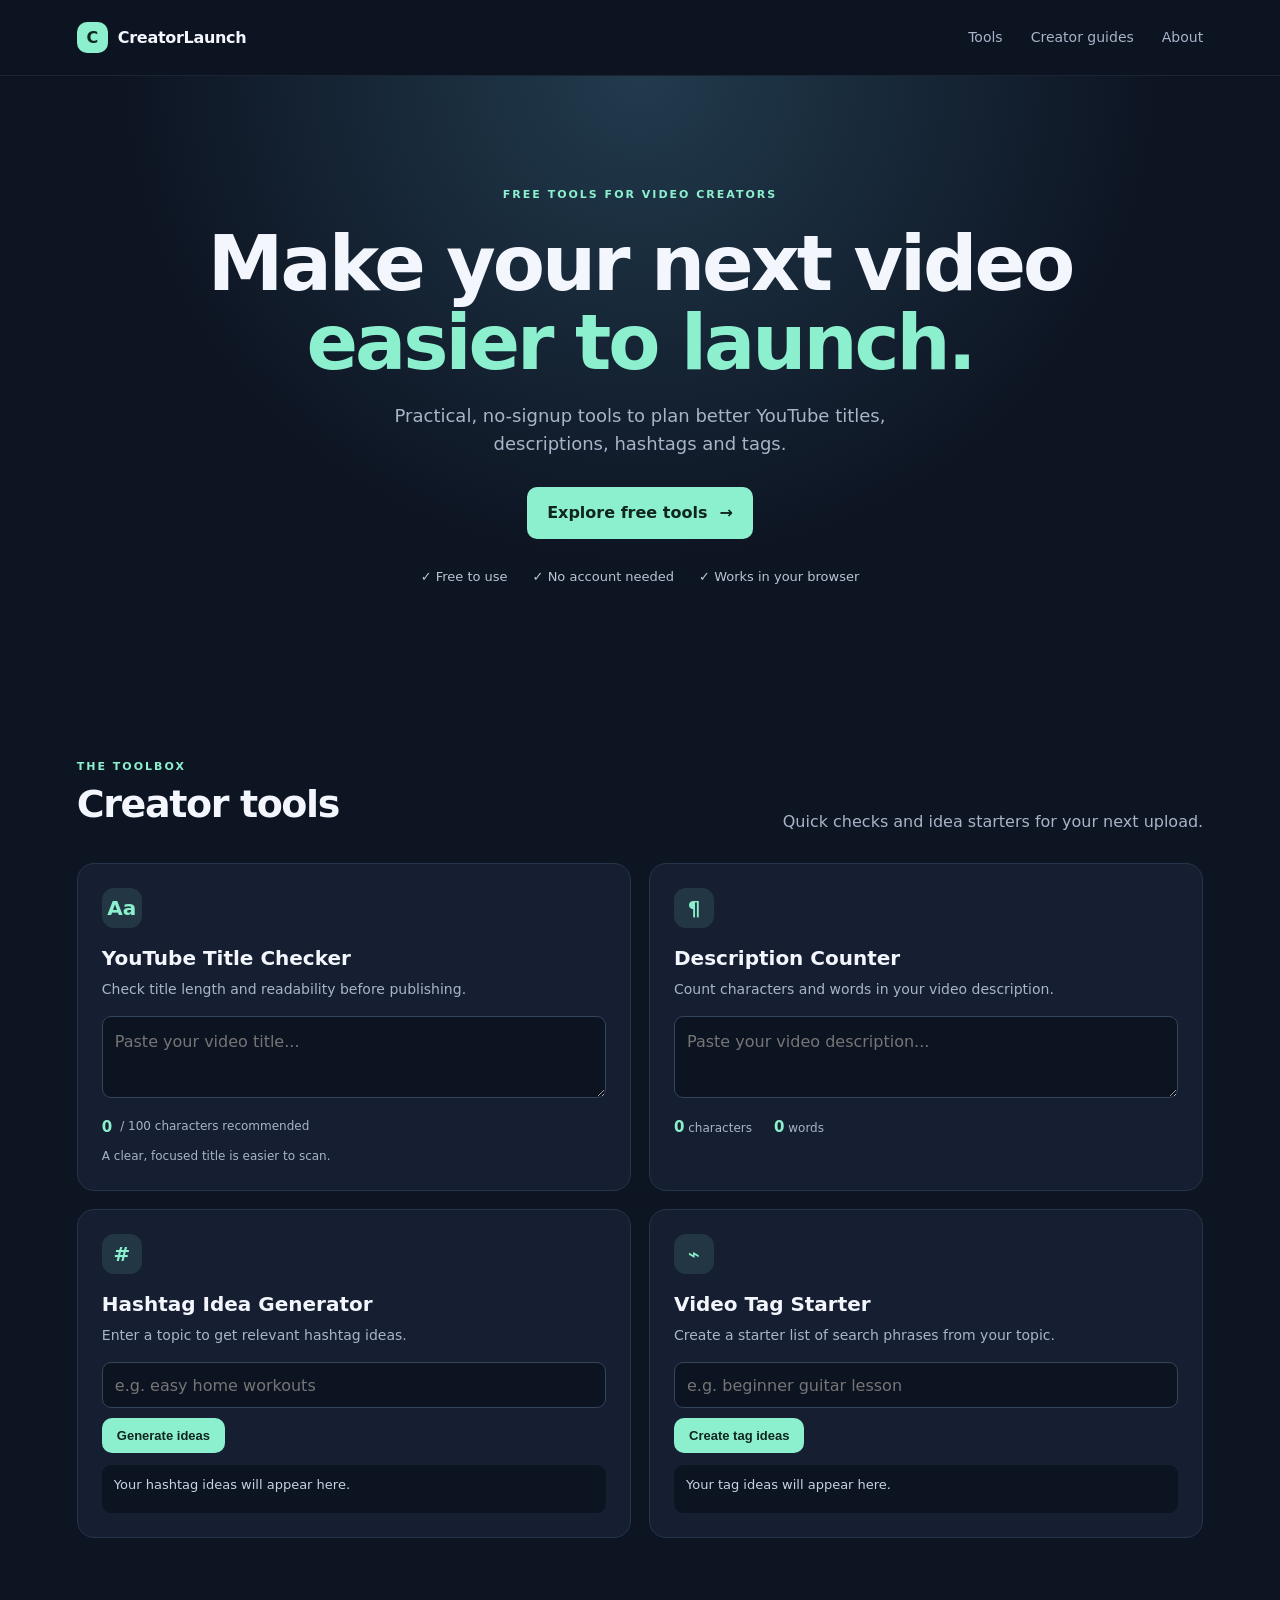
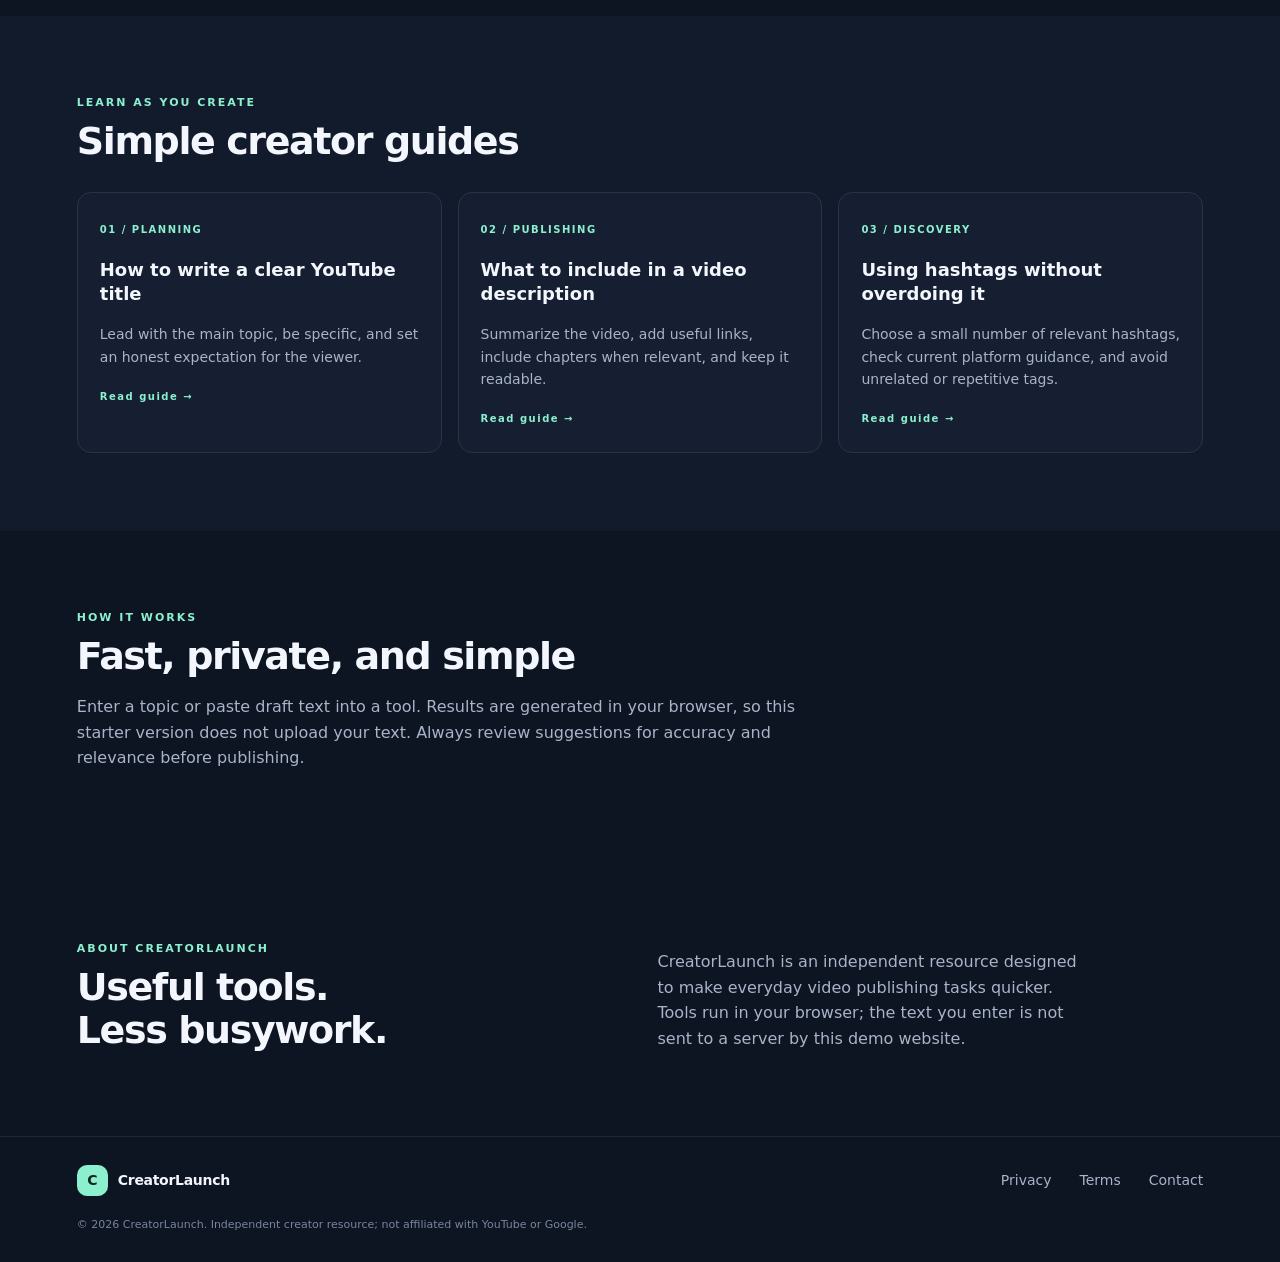
<file: index.html>
<!doctype html>
<html lang="en">
<head>
  <meta charset="utf-8"><meta name="viewport" content="width=device-width,initial-scale=1"><meta name="robots" content="index,follow">
  <title>CreatorLaunch — Free YouTube Creator Tools</title>
  <meta name="description" content="Free tools for YouTube creators: title checker, description counter, hashtag ideas and video tag generator. No signup required.">
  <meta name="keywords" content="YouTube title checker, YouTube description counter, hashtag generator, video tags generator, free creator tools">
  <meta property="og:type" content="website"><meta property="og:title" content="CreatorLaunch — Free YouTube Creator Tools"><meta property="og:description" content="Simple, free tools to help creators plan and optimize videos.">
  <meta name="theme-color" content="#101827"><link rel="stylesheet" href="styles.css">
  <style>
    .guide-card{display:block;color:inherit;text-decoration:none;padding:22px;border:1px solid var(--line);border-radius:14px;background:#151f31;transition:border-color .2s,transform .2s}
    .guide-card:hover,.guide-card:focus-visible{border-color:var(--mint);transform:translateY(-2px);outline:none}
    .guide-card h3{font-size:18px;line-height:1.3}
    .guide-card p{color:var(--muted);font-size:14px;margin-bottom:14px}
    .guide-read{display:inline-block;color:var(--mint);font-size:13px;font-weight:800;letter-spacing:0}
  </style>
</head>
<body>
<header class="top"><a class="brand" href="#home"><span class="logo">C</span> CreatorLaunch</a><nav><a href="#tools">Tools</a><a href="#guides">Creator guides</a><a href="#about">About</a></nav></header>
<main id="home">
<section class="hero"><div class="eyebrow">FREE TOOLS FOR VIDEO CREATORS</div><h1>Make your next video<br><span>easier to launch.</span></h1><p>Practical, no-signup tools to plan better YouTube titles, descriptions, hashtags and tags.</p><a class="primary" href="#tools">Explore free tools <span>→</span></a><div class="trust"><span>✓ Free to use</span><span>✓ No account needed</span><span>✓ Works in your browser</span></div></section>
<section id="tools" class="section"><div class="section-head"><div><div class="eyebrow">THE TOOLBOX</div><h2>Creator tools</h2></div><p>Quick checks and idea starters for your next upload.</p></div>
<div class="grid">
<article class="tool"><div class="tool-icon">Aa</div><h3>YouTube Title Checker</h3><p>Check title length and readability before publishing.</p><label class="sr-only" for="titleInput">Video title</label><textarea id="titleInput" maxlength="150" placeholder="Paste your video title..."></textarea><div class="meter"><strong id="titleCount">0</strong><span>/ 100 characters recommended</span></div><p id="titleFeedback" class="feedback">A clear, focused title is easier to scan.</p></article>
<article class="tool"><div class="tool-icon">¶</div><h3>Description Counter</h3><p>Count characters and words in your video description.</p><label class="sr-only" for="descInput">Video description</label><textarea id="descInput" placeholder="Paste your video description..."></textarea><div class="stats"><span><strong id="descChars">0</strong> characters</span><span><strong id="descWords">0</strong> words</span></div></article>
<article class="tool"><div class="tool-icon">#</div><h3>Hashtag Idea Generator</h3><p>Enter a topic to get relevant hashtag ideas.</p><label class="sr-only" for="topicInput">Video topic for hashtags</label><input id="topicInput" placeholder="e.g. easy home workouts"><button id="hashtagBtn" class="secondary">Generate ideas</button><div id="hashtagOutput" class="output" aria-live="polite">Your hashtag ideas will appear here.</div></article>
<article class="tool"><div class="tool-icon">⌁</div><h3>Video Tag Starter</h3><p>Create a starter list of search phrases from your topic.</p><label class="sr-only" for="tagTopic">Video topic for tags</label><input id="tagTopic" placeholder="e.g. beginner guitar lesson"><button id="tagBtn" class="secondary">Create tag ideas</button><div id="tagOutput" class="output" aria-live="polite">Your tag ideas will appear here.</div></article>
</div></section>
<section id="guides" class="section guides"><div class="eyebrow">LEARN AS YOU CREATE</div><h2>Simple creator guides</h2><div class="guide-grid">
<a class="guide-card" href="guides/youtube-title-writing.html"><span>01 / PLANNING</span><h3>How to write a clear YouTube title</h3><p>Lead with the main topic, be specific, and set an honest expectation for the viewer.</p><span class="guide-read">Read guide →</span></a>
<a class="guide-card" href="guides/youtube-description-guide.html"><span>02 / PUBLISHING</span><h3>What to include in a video description</h3><p>Summarize the video, add useful links, include chapters when relevant, and keep it readable.</p><span class="guide-read">Read guide →</span></a>
<a class="guide-card" href="guides/youtube-hashtag-guide.html"><span>03 / DISCOVERY</span><h3>Using hashtags without overdoing it</h3><p>Choose a small number of relevant hashtags, check current platform guidance, and avoid unrelated or repetitive tags.</p><span class="guide-read">Read guide →</span></a>
</div></section>
<section class="section" id="how-it-works"><div class="eyebrow">HOW IT WORKS</div><h2>Fast, private, and simple</h2><p class="about-copy">Enter a topic or paste draft text into a tool. Results are generated in your browser, so this starter version does not upload your text. Always review suggestions for accuracy and relevance before publishing.</p></section>
<section id="about" class="about"><div><div class="eyebrow">ABOUT CREATORLAUNCH</div><h2>Useful tools.<br>Less busywork.</h2></div><p>CreatorLaunch is an independent resource designed to make everyday video publishing tasks quicker. Tools run in your browser; the text you enter is not sent to a server by this demo website.</p></section>
</main>
<footer><a class="brand" href="#home"><span class="logo">C</span> CreatorLaunch</a><div><a href="privacy.html">Privacy</a><a href="terms.html">Terms</a><a href="contact.html">Contact</a></div><small>© 2026 CreatorLaunch. Independent creator resource; not affiliated with YouTube or Google.</small></footer>
<script src="script.js"></script>
</body></html>
</file>
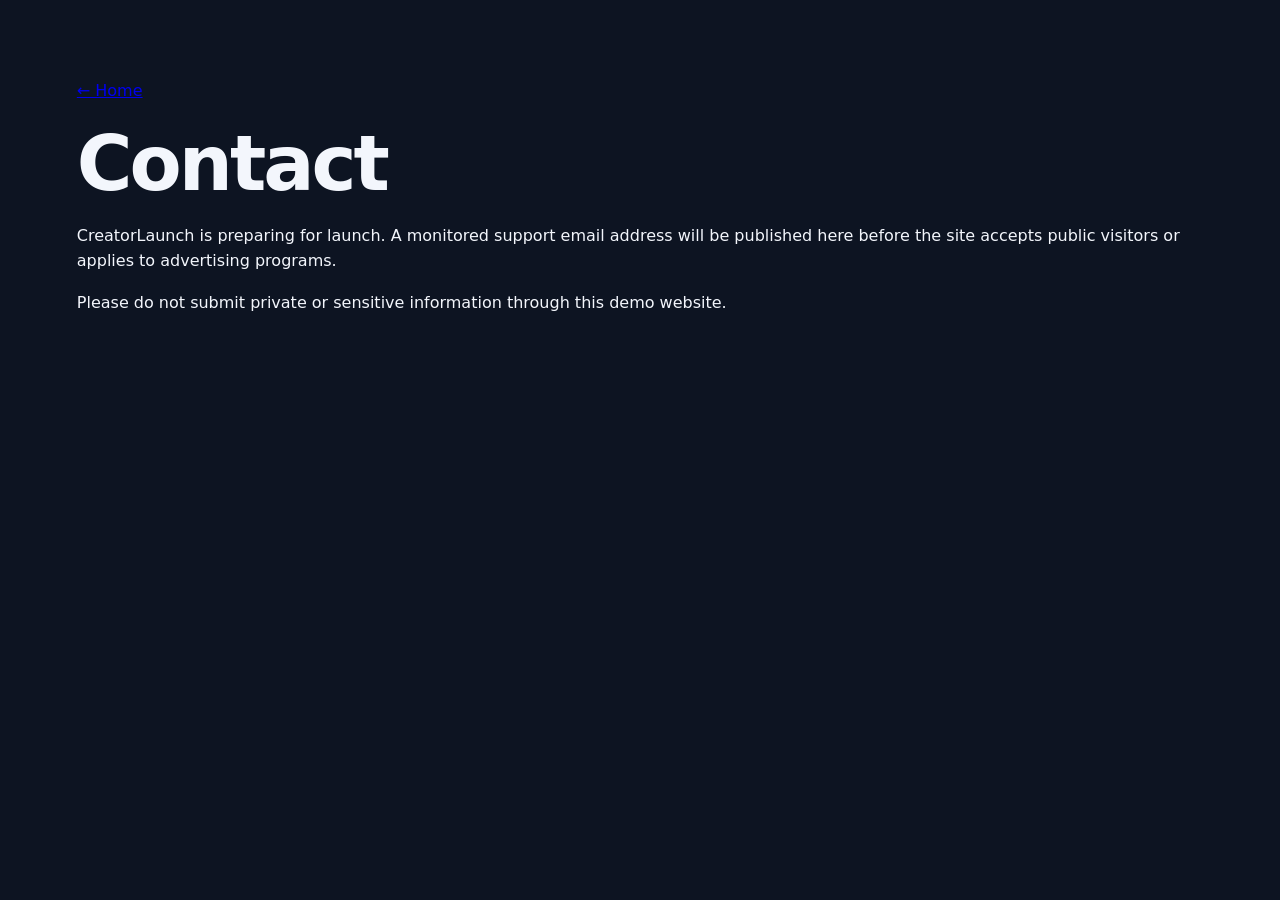
<file: contact.html>
<!doctype html><html lang="en"><head><meta charset="utf-8"><meta name="viewport" content="width=device-width,initial-scale=1"><title>Contact — CreatorLaunch</title><meta name="description" content="Contact information for CreatorLaunch."><link rel="stylesheet" href="styles.css"></head><body><main class="section"><a href="index.html">← Home</a><h1>Contact</h1><p>CreatorLaunch is preparing for launch. A monitored support email address will be published here before the site accepts public visitors or applies to advertising programs.</p><p>Please do not submit private or sensitive information through this demo website.</p></main></body></html>
</file>
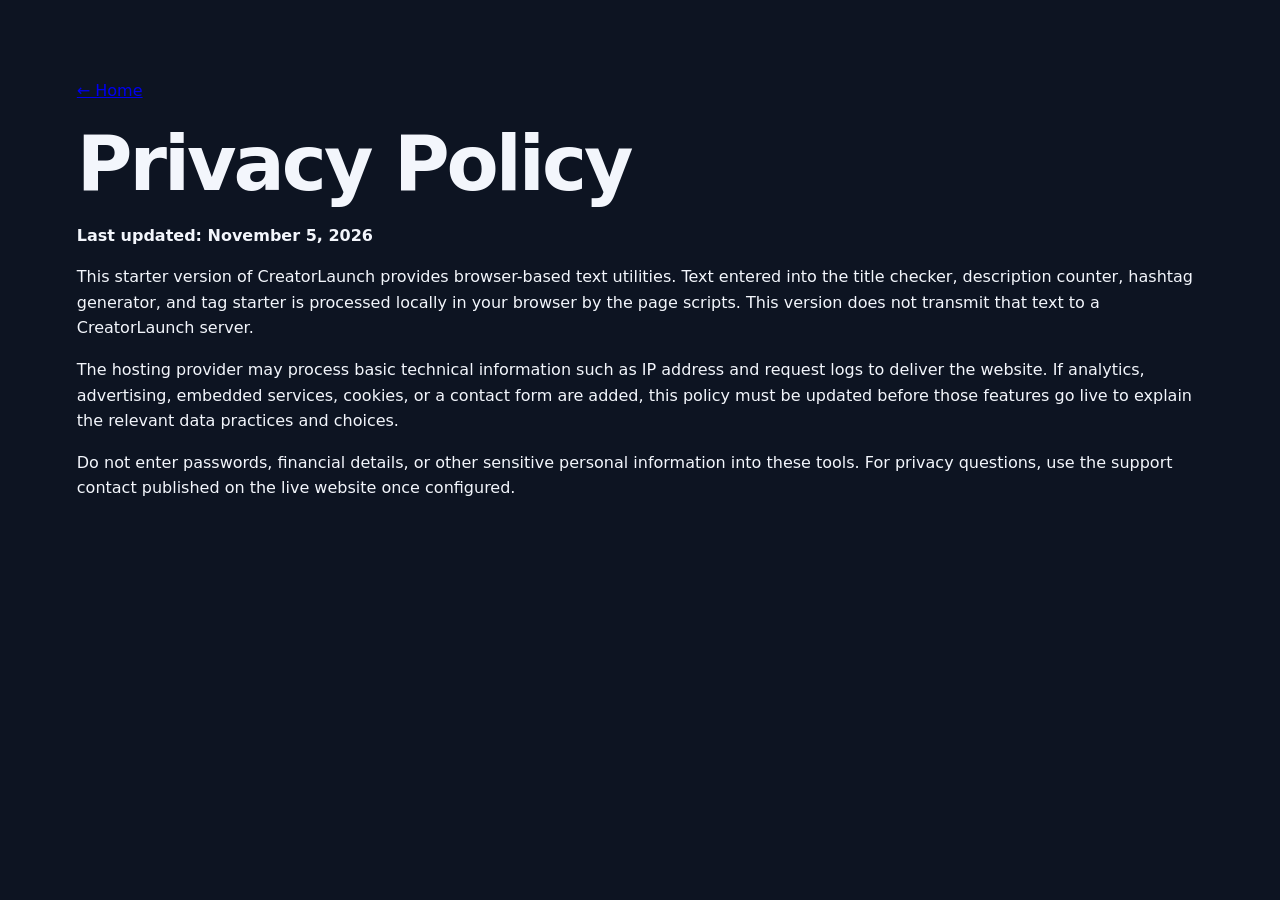
<file: privacy.html>
<!doctype html><html lang="en"><head><meta charset="utf-8"><meta name="viewport" content="width=device-width,initial-scale=1"><title>Privacy Policy — CreatorLaunch</title><meta name="description" content="How the CreatorLaunch demo website handles information."><link rel="stylesheet" href="styles.css"></head><body><main class="section"><a href="index.html">← Home</a><h1>Privacy Policy</h1><p><strong>Last updated: November 5, 2026</strong></p><p>This starter version of CreatorLaunch provides browser-based text utilities. Text entered into the title checker, description counter, hashtag generator, and tag starter is processed locally in your browser by the page scripts. This version does not transmit that text to a CreatorLaunch server.</p><p>The hosting provider may process basic technical information such as IP address and request logs to deliver the website. If analytics, advertising, embedded services, cookies, or a contact form are added, this policy must be updated before those features go live to explain the relevant data practices and choices.</p><p>Do not enter passwords, financial details, or other sensitive personal information into these tools. For privacy questions, use the support contact published on the live website once configured.</p></main></body></html>
</file>
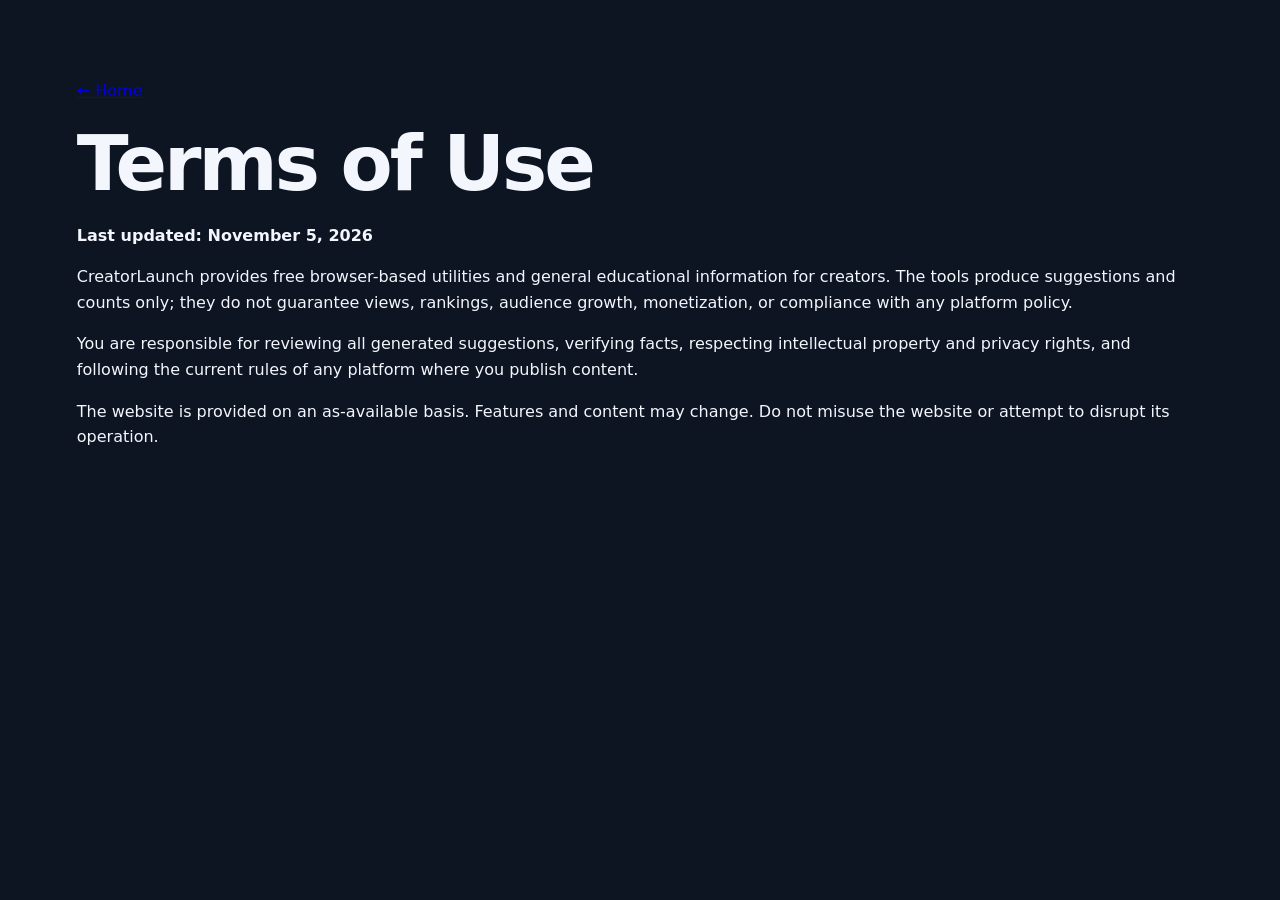
<file: terms.html>
<!doctype html><html lang="en"><head><meta charset="utf-8"><meta name="viewport" content="width=device-width,initial-scale=1"><title>Terms of Use — CreatorLaunch</title><meta name="description" content="Terms for using CreatorLaunch tools."><link rel="stylesheet" href="styles.css"></head><body><main class="section"><a href="index.html">← Home</a><h1>Terms of Use</h1><p><strong>Last updated: November 5, 2026</strong></p><p>CreatorLaunch provides free browser-based utilities and general educational information for creators. The tools produce suggestions and counts only; they do not guarantee views, rankings, audience growth, monetization, or compliance with any platform policy.</p><p>You are responsible for reviewing all generated suggestions, verifying facts, respecting intellectual property and privacy rights, and following the current rules of any platform where you publish content.</p><p>The website is provided on an as-available basis. Features and content may change. Do not misuse the website or attempt to disrupt its operation.</p></main></body></html>
</file>
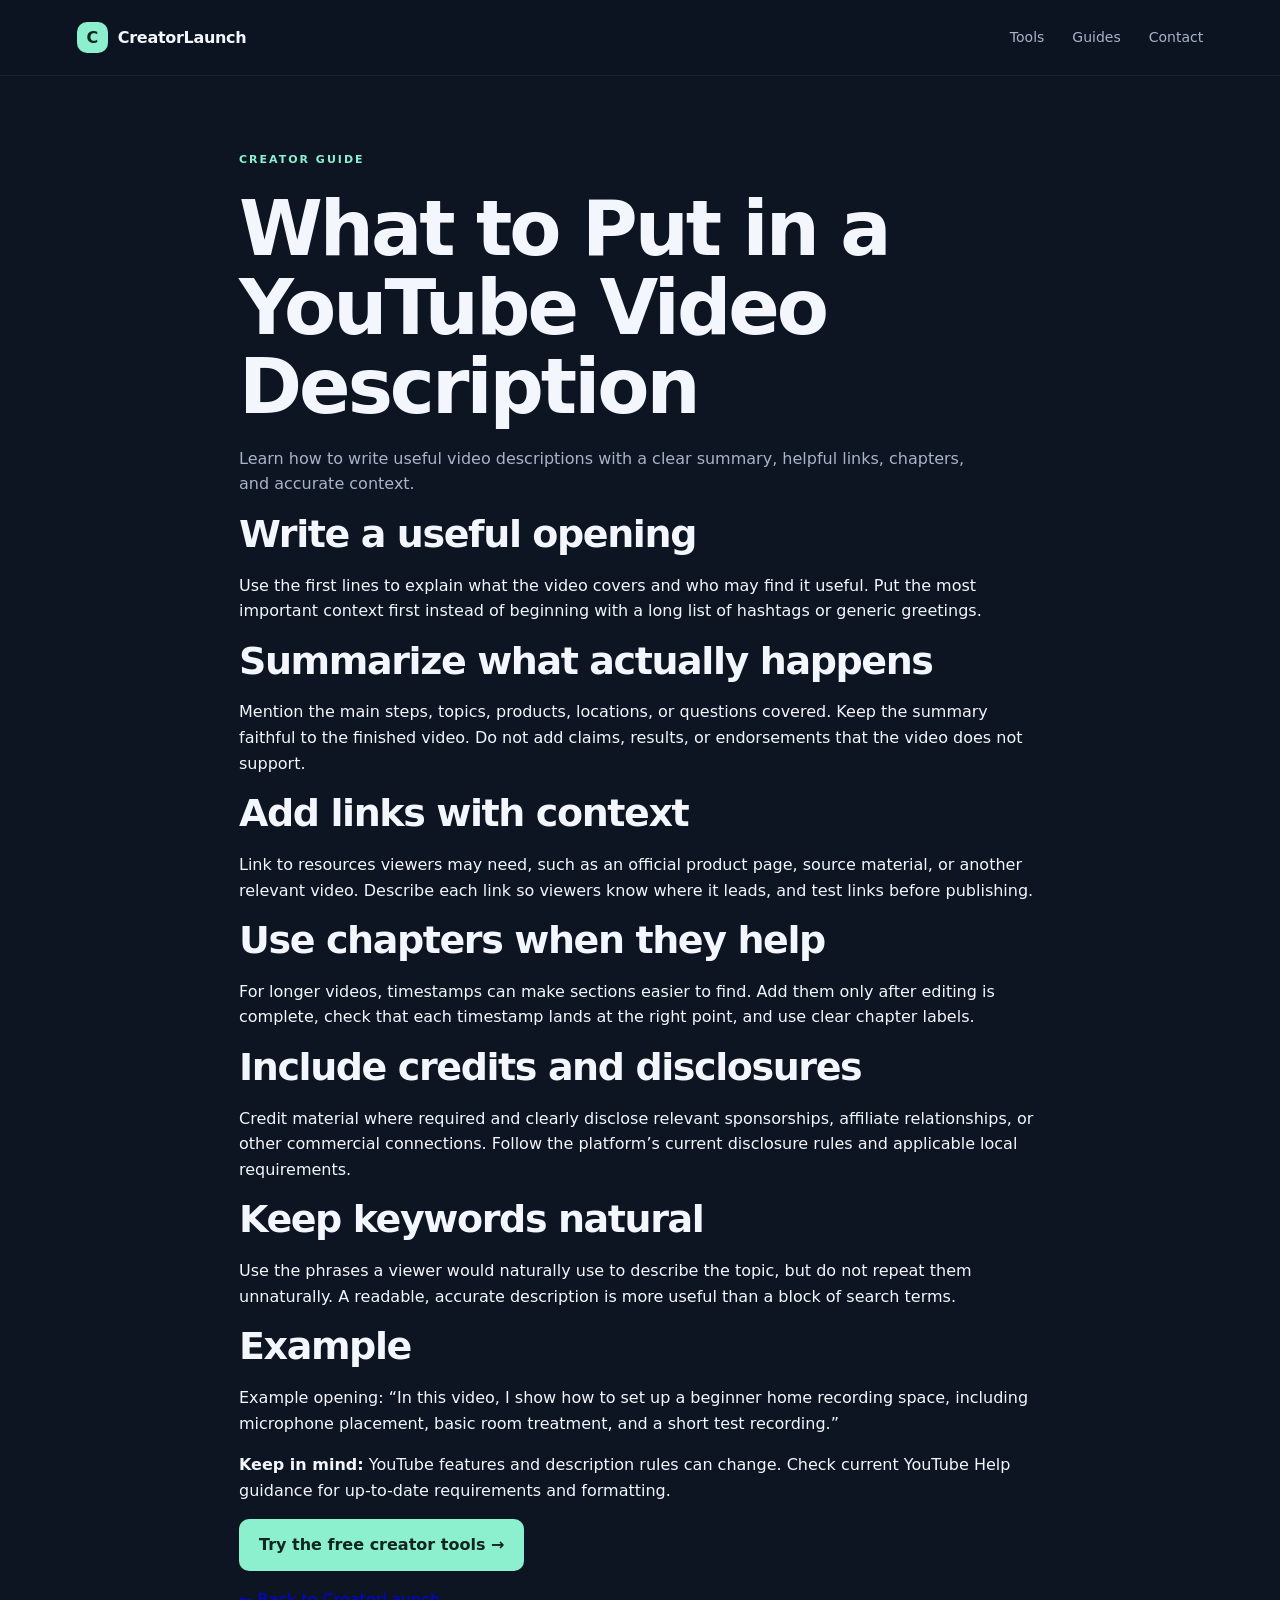
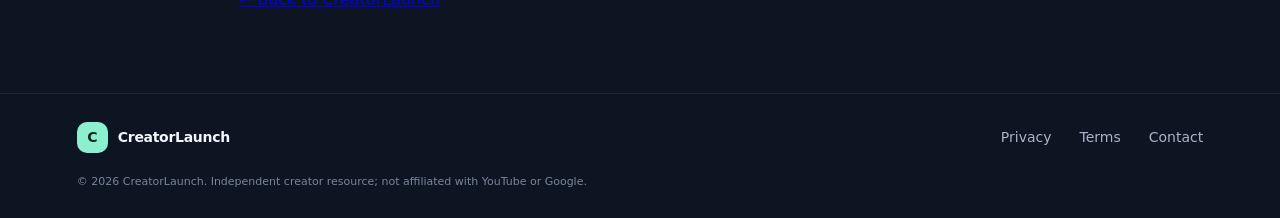
<file: guides/youtube-description-guide.html>
<!doctype html>
<html lang="en"><head><meta charset="utf-8"><meta name="viewport" content="width=device-width,initial-scale=1">
<title>What to Put in a YouTube Video Description | CreatorLaunch</title><meta name="description" content="Learn how to write useful video descriptions with a clear summary, helpful links, chapters, and accurate context."><meta name="robots" content="index,follow">
<link rel="canonical" href="https://creatorlaunch.github.io/creatorlaunch/guides/youtube-description-guide.html"><link rel="stylesheet" href="../styles.css"></head>
<body><header class="top"><a class="brand" href="../index.html"><span class="logo">C</span> CreatorLaunch</a><nav><a href="../index.html#tools">Tools</a><a href="../index.html#guides">Guides</a><a href="../contact.html">Contact</a></nav></header>
<main class="section" style="max-width:850px;margin:40px auto;padding:24px"><p class="eyebrow">CREATOR GUIDE</p><h1>What to Put in a YouTube Video Description</h1><p class="about-copy">Learn how to write useful video descriptions with a clear summary, helpful links, chapters, and accurate context.</p><section><h2>Write a useful opening</h2><p>Use the first lines to explain what the video covers and who may find it useful. Put the most important context first instead of beginning with a long list of hashtags or generic greetings.</p></section><section><h2>Summarize what actually happens</h2><p>Mention the main steps, topics, products, locations, or questions covered. Keep the summary faithful to the finished video. Do not add claims, results, or endorsements that the video does not support.</p></section><section><h2>Add links with context</h2><p>Link to resources viewers may need, such as an official product page, source material, or another relevant video. Describe each link so viewers know where it leads, and test links before publishing.</p></section><section><h2>Use chapters when they help</h2><p>For longer videos, timestamps can make sections easier to find. Add them only after editing is complete, check that each timestamp lands at the right point, and use clear chapter labels.</p></section><section><h2>Include credits and disclosures</h2><p>Credit material where required and clearly disclose relevant sponsorships, affiliate relationships, or other commercial connections. Follow the platform’s current disclosure rules and applicable local requirements.</p></section><section><h2>Keep keywords natural</h2><p>Use the phrases a viewer would naturally use to describe the topic, but do not repeat them unnaturally. A readable, accurate description is more useful than a block of search terms.</p></section>
<section><h2>Example</h2><p>Example opening: “In this video, I show how to set up a beginner home recording space, including microphone placement, basic room treatment, and a short test recording.”</p></section><p><strong>Keep in mind:</strong> YouTube features and description rules can change. Check current YouTube Help guidance for up-to-date requirements and formatting.</p>
<p><a class="primary" href="../index.html#tools">Try the free creator tools →</a></p><p><a href="../index.html">← Back to CreatorLaunch</a></p></main>
<footer><a class="brand" href="../index.html"><span class="logo">C</span> CreatorLaunch</a><div><a href="../privacy.html">Privacy</a><a href="../terms.html">Terms</a><a href="../contact.html">Contact</a></div><small>© 2026 CreatorLaunch. Independent creator resource; not affiliated with YouTube or Google.</small></footer></body></html>
</file>
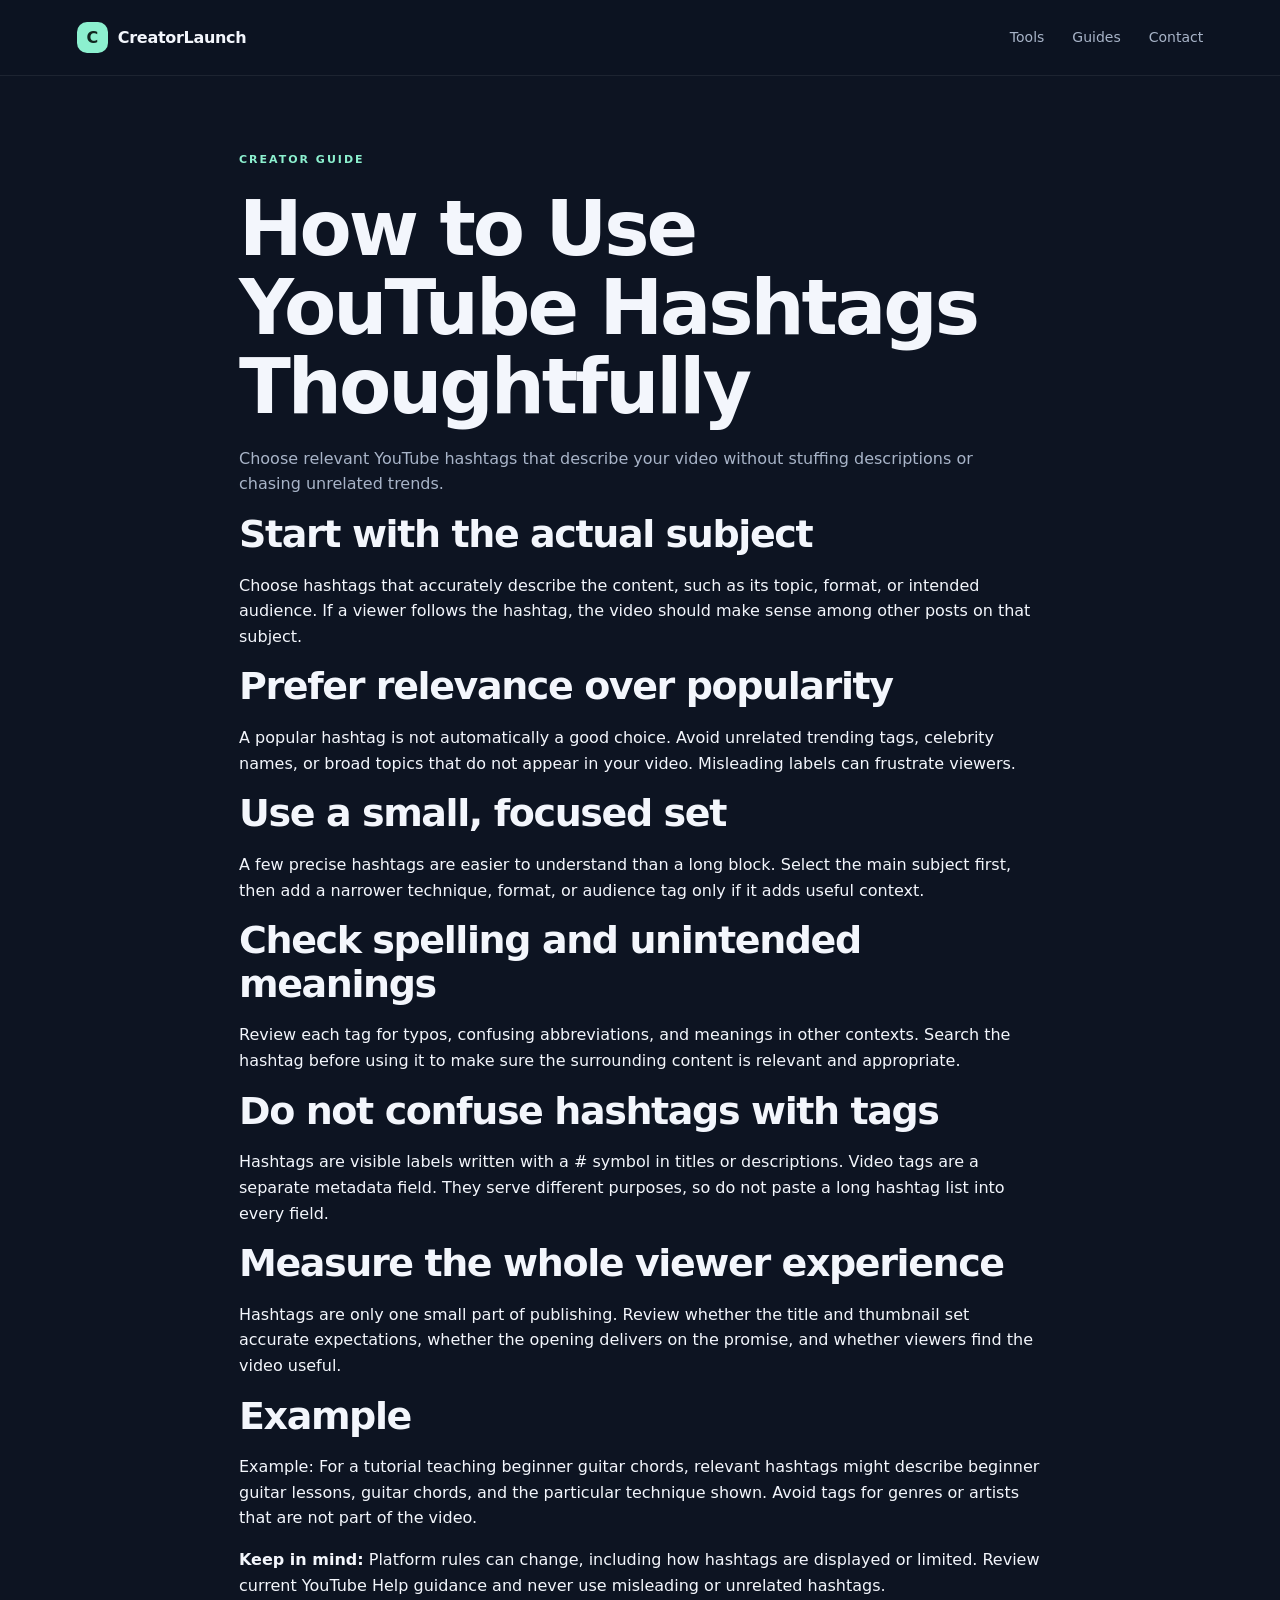
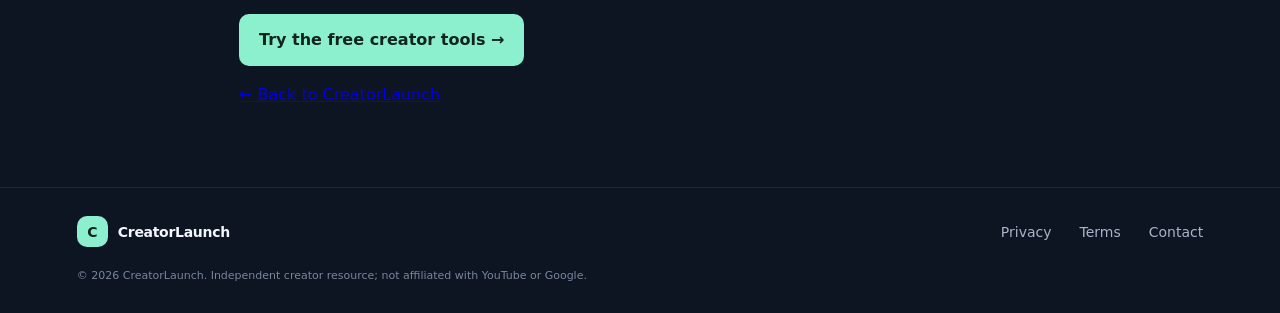
<file: guides/youtube-hashtag-guide.html>
<!doctype html>
<html lang="en"><head><meta charset="utf-8"><meta name="viewport" content="width=device-width,initial-scale=1">
<title>How to Use YouTube Hashtags Thoughtfully | CreatorLaunch</title><meta name="description" content="Choose relevant YouTube hashtags that describe your video without stuffing descriptions or chasing unrelated trends."><meta name="robots" content="index,follow">
<link rel="canonical" href="https://creatorlaunch.github.io/creatorlaunch/guides/youtube-hashtag-guide.html"><link rel="stylesheet" href="../styles.css"></head>
<body><header class="top"><a class="brand" href="../index.html"><span class="logo">C</span> CreatorLaunch</a><nav><a href="../index.html#tools">Tools</a><a href="../index.html#guides">Guides</a><a href="../contact.html">Contact</a></nav></header>
<main class="section" style="max-width:850px;margin:40px auto;padding:24px"><p class="eyebrow">CREATOR GUIDE</p><h1>How to Use YouTube Hashtags Thoughtfully</h1><p class="about-copy">Choose relevant YouTube hashtags that describe your video without stuffing descriptions or chasing unrelated trends.</p><section><h2>Start with the actual subject</h2><p>Choose hashtags that accurately describe the content, such as its topic, format, or intended audience. If a viewer follows the hashtag, the video should make sense among other posts on that subject.</p></section><section><h2>Prefer relevance over popularity</h2><p>A popular hashtag is not automatically a good choice. Avoid unrelated trending tags, celebrity names, or broad topics that do not appear in your video. Misleading labels can frustrate viewers.</p></section><section><h2>Use a small, focused set</h2><p>A few precise hashtags are easier to understand than a long block. Select the main subject first, then add a narrower technique, format, or audience tag only if it adds useful context.</p></section><section><h2>Check spelling and unintended meanings</h2><p>Review each tag for typos, confusing abbreviations, and meanings in other contexts. Search the hashtag before using it to make sure the surrounding content is relevant and appropriate.</p></section><section><h2>Do not confuse hashtags with tags</h2><p>Hashtags are visible labels written with a # symbol in titles or descriptions. Video tags are a separate metadata field. They serve different purposes, so do not paste a long hashtag list into every field.</p></section><section><h2>Measure the whole viewer experience</h2><p>Hashtags are only one small part of publishing. Review whether the title and thumbnail set accurate expectations, whether the opening delivers on the promise, and whether viewers find the video useful.</p></section>
<section><h2>Example</h2><p>Example: For a tutorial teaching beginner guitar chords, relevant hashtags might describe beginner guitar lessons, guitar chords, and the particular technique shown. Avoid tags for genres or artists that are not part of the video.</p></section><p><strong>Keep in mind:</strong> Platform rules can change, including how hashtags are displayed or limited. Review current YouTube Help guidance and never use misleading or unrelated hashtags.</p>
<p><a class="primary" href="../index.html#tools">Try the free creator tools →</a></p><p><a href="../index.html">← Back to CreatorLaunch</a></p></main>
<footer><a class="brand" href="../index.html"><span class="logo">C</span> CreatorLaunch</a><div><a href="../privacy.html">Privacy</a><a href="../terms.html">Terms</a><a href="../contact.html">Contact</a></div><small>© 2026 CreatorLaunch. Independent creator resource; not affiliated with YouTube or Google.</small></footer></body></html>
</file>
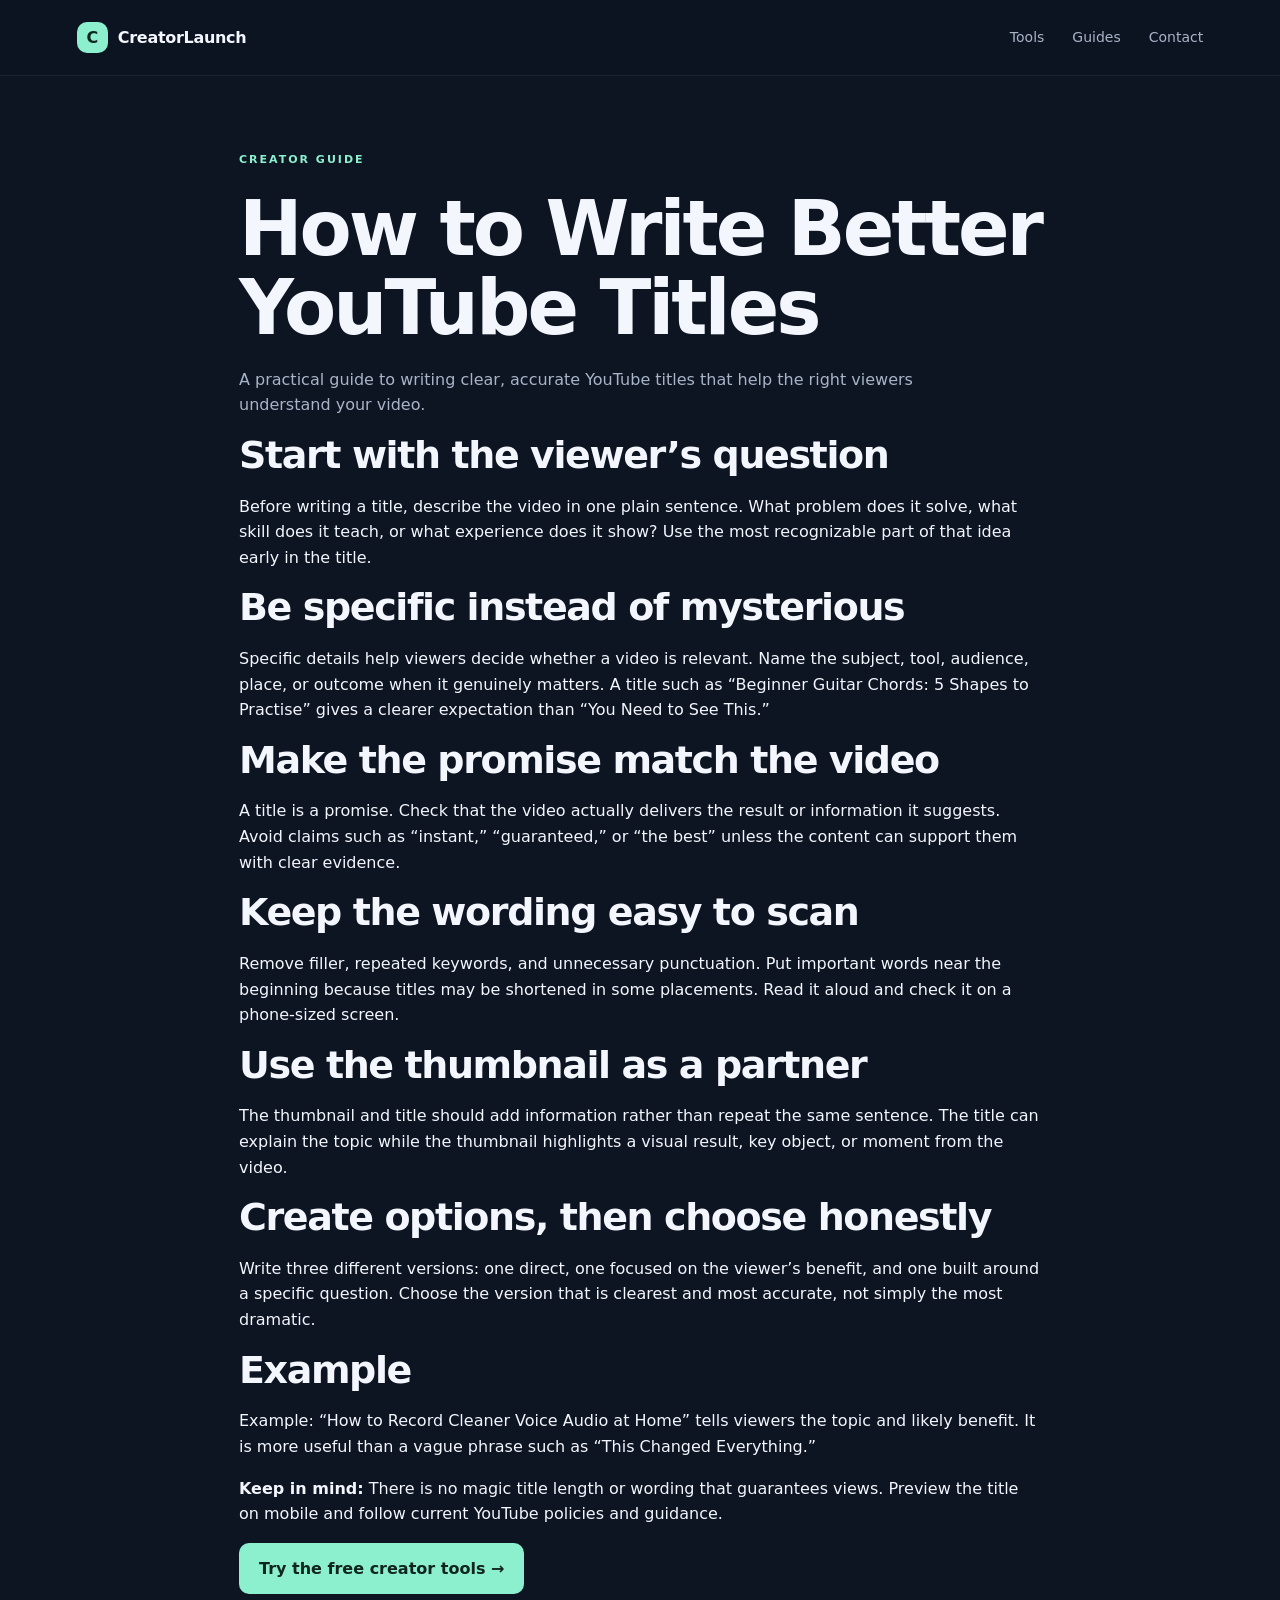
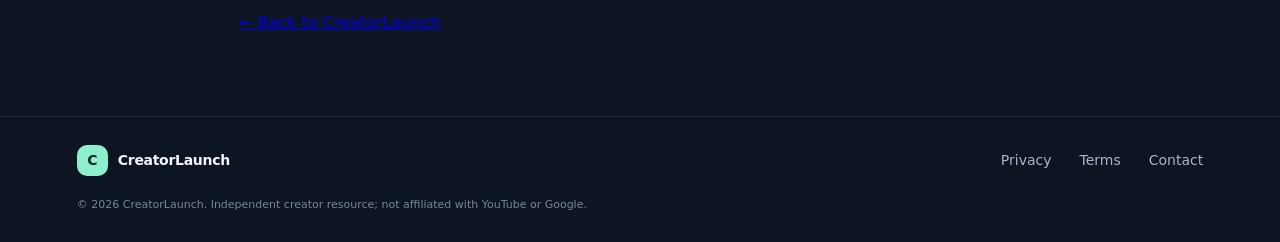
<file: guides/youtube-title-writing.html>
<!doctype html>
<html lang="en"><head><meta charset="utf-8"><meta name="viewport" content="width=device-width,initial-scale=1">
<title>How to Write Better YouTube Titles | CreatorLaunch</title><meta name="description" content="A practical guide to writing clear, accurate YouTube titles that help the right viewers understand your video."><meta name="robots" content="index,follow">
<link rel="canonical" href="https://creatorlaunch.github.io/creatorlaunch/guides/youtube-title-writing.html"><link rel="stylesheet" href="../styles.css"></head>
<body><header class="top"><a class="brand" href="../index.html"><span class="logo">C</span> CreatorLaunch</a><nav><a href="../index.html#tools">Tools</a><a href="../index.html#guides">Guides</a><a href="../contact.html">Contact</a></nav></header>
<main class="section" style="max-width:850px;margin:40px auto;padding:24px"><p class="eyebrow">CREATOR GUIDE</p><h1>How to Write Better YouTube Titles</h1><p class="about-copy">A practical guide to writing clear, accurate YouTube titles that help the right viewers understand your video.</p><section><h2>Start with the viewer’s question</h2><p>Before writing a title, describe the video in one plain sentence. What problem does it solve, what skill does it teach, or what experience does it show? Use the most recognizable part of that idea early in the title.</p></section><section><h2>Be specific instead of mysterious</h2><p>Specific details help viewers decide whether a video is relevant. Name the subject, tool, audience, place, or outcome when it genuinely matters. A title such as “Beginner Guitar Chords: 5 Shapes to Practise” gives a clearer expectation than “You Need to See This.”</p></section><section><h2>Make the promise match the video</h2><p>A title is a promise. Check that the video actually delivers the result or information it suggests. Avoid claims such as “instant,” “guaranteed,” or “the best” unless the content can support them with clear evidence.</p></section><section><h2>Keep the wording easy to scan</h2><p>Remove filler, repeated keywords, and unnecessary punctuation. Put important words near the beginning because titles may be shortened in some placements. Read it aloud and check it on a phone-sized screen.</p></section><section><h2>Use the thumbnail as a partner</h2><p>The thumbnail and title should add information rather than repeat the same sentence. The title can explain the topic while the thumbnail highlights a visual result, key object, or moment from the video.</p></section><section><h2>Create options, then choose honestly</h2><p>Write three different versions: one direct, one focused on the viewer’s benefit, and one built around a specific question. Choose the version that is clearest and most accurate, not simply the most dramatic.</p></section>
<section><h2>Example</h2><p>Example: “How to Record Cleaner Voice Audio at Home” tells viewers the topic and likely benefit. It is more useful than a vague phrase such as “This Changed Everything.”</p></section><p><strong>Keep in mind:</strong> There is no magic title length or wording that guarantees views. Preview the title on mobile and follow current YouTube policies and guidance.</p>
<p><a class="primary" href="../index.html#tools">Try the free creator tools →</a></p><p><a href="../index.html">← Back to CreatorLaunch</a></p></main>
<footer><a class="brand" href="../index.html"><span class="logo">C</span> CreatorLaunch</a><div><a href="../privacy.html">Privacy</a><a href="../terms.html">Terms</a><a href="../contact.html">Contact</a></div><small>© 2026 CreatorLaunch. Independent creator resource; not affiliated with YouTube or Google.</small></footer></body></html>
</file>
<file: styles.css>
:root{--bg:#0d1422;--panel:#151f31;--line:#26344a;--text:#f3f6fc;--muted:#a8b4c8;--mint:#8cf0cf;--blue:#9bb8ff}*{box-sizing:border-box}html{scroll-behavior:smooth}body{margin:0;background:var(--bg);color:var(--text);font:16px/1.6 Inter,ui-sans-serif,system-ui,-apple-system,Segoe UI,sans-serif}.top{height:76px;display:flex;align-items:center;justify-content:space-between;padding:0 max(6vw,24px);border-bottom:1px solid #ffffff12;position:sticky;top:0;background:#0d1422ed;backdrop-filter:blur(12px);z-index:2}.brand{display:flex;gap:10px;align-items:center;color:var(--text);font-weight:750;text-decoration:none;letter-spacing:-.3px}.logo{width:31px;height:31px;display:grid;place-items:center;border-radius:10px;background:var(--mint);color:#10251f;font-weight:900}.top nav,footer>div{display:flex;gap:28px}.top nav a,footer a{color:var(--muted);text-decoration:none;font-size:14px}.top nav a:hover,footer a:hover{color:var(--mint)}.hero{padding:110px 24px 92px;text-align:center;background:radial-gradient(ellipse at 50% 0%,#213b4d 0%,transparent 58%)}.eyebrow{font-size:11px;font-weight:800;letter-spacing:2px;color:var(--mint)}h1{font-size:clamp(42px,7vw,76px);line-height:1.04;letter-spacing:-3px;margin:20px 0}h1 span{color:var(--mint)}.hero p{max-width:570px;margin:0 auto 28px;color:var(--muted);font-size:18px}.primary,.secondary{display:inline-flex;align-items:center;justify-content:center;gap:12px;border:0;border-radius:10px;background:var(--mint);color:#10251f;text-decoration:none;font-weight:800;padding:13px 20px;cursor:pointer}.primary:hover,.secondary:hover{filter:brightness(1.07)}.trust{display:flex;justify-content:center;gap:25px;flex-wrap:wrap;margin-top:28px;color:#b8c6d6;font-size:13px}.section{padding:78px max(6vw,24px)}.section-head{display:flex;align-items:end;justify-content:space-between;gap:20px;margin-bottom:28px}.section h2,.about h2{font-size:38px;letter-spacing:-1.4px;line-height:1.15;margin:8px 0}.section-head>p,.about>p{max-width:430px;color:var(--muted);margin:0}.grid{display:grid;grid-template-columns:repeat(2,minmax(0,1fr));gap:18px}.tool{background:var(--panel);border:1px solid var(--line);border-radius:17px;padding:24px;min-width:0}.tool-icon{width:40px;height:40px;border-radius:12px;background:#8cf0cf1c;color:var(--mint);display:grid;place-items:center;font-weight:850;font-size:20px}.tool h3{margin:14px 0 4px;font-size:20px}.tool p{color:var(--muted);font-size:14px;margin:0 0 16px}textarea,input{width:100%;background:#0c1421;border:1px solid #34445b;border-radius:9px;color:var(--text);padding:12px;font:inherit;outline:none}textarea{min-height:82px;resize:vertical}input{height:46px}textarea:focus,input:focus{border-color:var(--mint)}.meter,.stats{display:flex;gap:8px;align-items:center;margin-top:9px;color:var(--muted);font-size:12px}.meter strong,.stats strong{color:var(--mint);font-size:15px}.stats{gap:22px}.feedback{margin:8px 0 0!important;font-size:12px!important}.secondary{padding:10px 15px;margin-top:10px;font-size:13px}.output{margin-top:12px;min-height:48px;padding:10px 12px;border-radius:9px;background:#0c1421;color:#c7d3e4;font-size:13px;overflow-wrap:anywhere}.guides{background:#111b2b}.guide-grid{display:grid;grid-template-columns:repeat(3,1fr);gap:16px;margin-top:28px}.guide-grid article{padding:22px;border:1px solid var(--line);border-radius:14px;background:#151f31}.guide-grid span{font-size:10px;letter-spacing:1.5px;color:var(--mint);font-weight:800}.guide-grid h3{font-size:18px;line-height:1.3}.guide-grid p{color:var(--muted);font-size:14px;margin-bottom:0}.about{padding:75px max(6vw,24px);display:grid;grid-template-columns:1fr 1fr;gap:35px;align-items:center}footer{border-top:1px solid #ffffff15;padding:28px max(6vw,24px);display:flex;align-items:center;justify-content:space-between;gap:20px;flex-wrap:wrap}footer small{width:100%;color:#78869c;font-size:11px}@media(max-width:700px){.top{height:65px}.top nav{gap:13px}.top nav a{font-size:12px}.hero{padding:80px 22px 65px}h1{letter-spacing:-2px}.trust{gap:10px}.section{padding:58px 20px}.section-head{display:block}.grid,.guide-grid,.about{grid-template-columns:1fr}.about{padding:58px 22px}.section h2,.about h2{font-size:32px}footer>div{gap:16px}}

.sr-only{position:absolute;width:1px;height:1px;padding:0;margin:-1px;overflow:hidden;clip:rect(0,0,0,0);white-space:nowrap;border:0}.about-copy{max-width:760px;color:var(--muted)}
</file>
